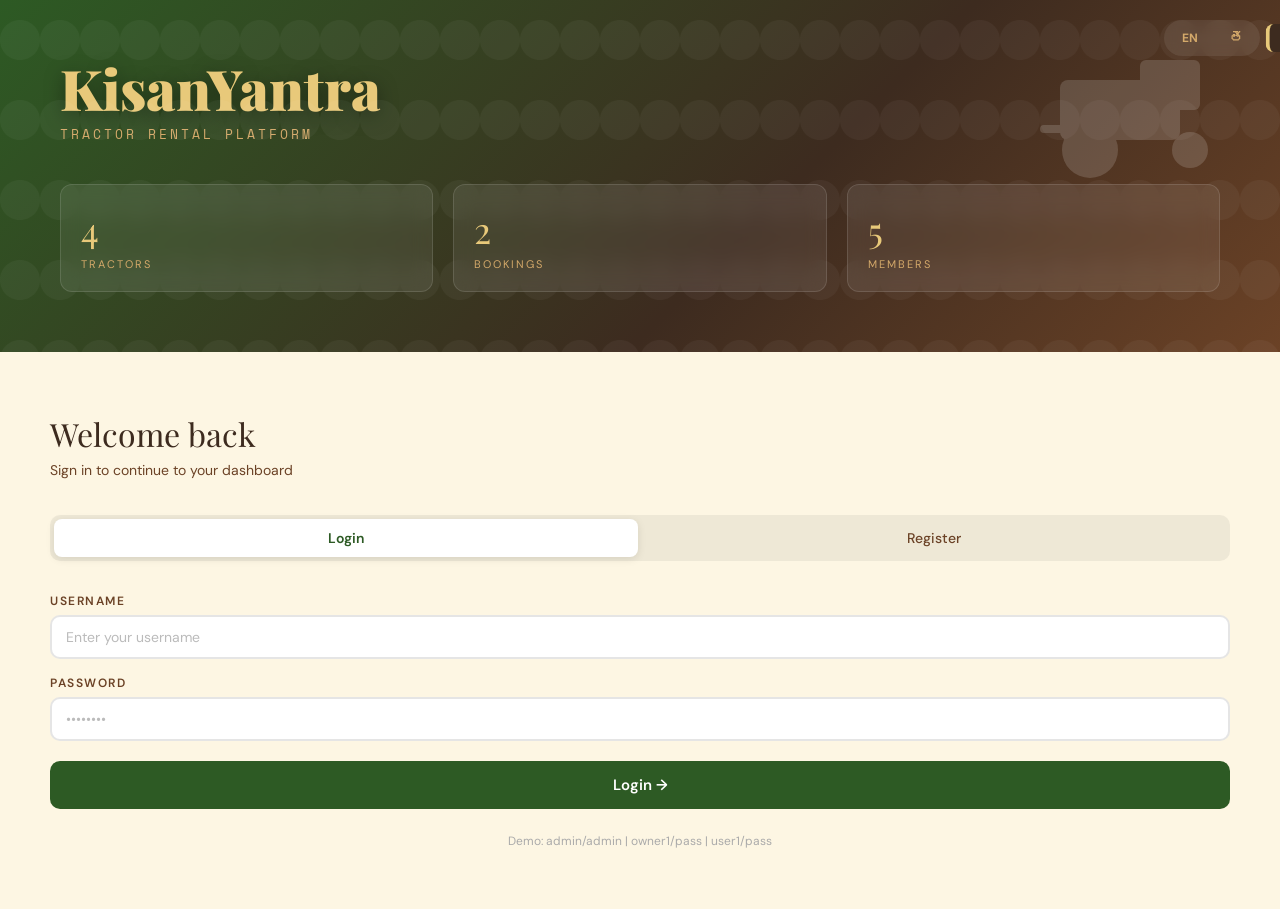
<file: KisanYantra/index.html>
<!DOCTYPE html>
<html lang="en">
<head>
<meta charset="UTF-8">
<meta name="viewport" content="width=device-width, initial-scale=1.0">
<title>KisanYantra — Tractor Rental Platform</title>
<link href="https://fonts.googleapis.com/css2?family=Playfair+Display:wght@700;900&family=DM+Sans:wght@300;400;500;600&family=Space+Mono:wght@400;700&display=swap" rel="stylesheet">
<link rel="stylesheet" href="css/style.css">
</head>
<body style="overflow-x:hidden;">

<div id="toast"></div>

<!-- ════════════════════════════════════════
     AUTH PAGE
════════════════════════════════════════ -->
<div id="page-auth" class="page active">
  <div class="lang-toggle-mini">
    <button id="auth-lang-en" onclick="setLanguage('en')">EN</button>
    <button id="auth-lang-te" onclick="setLanguage('te')">తె</button>
  </div>
  <div class="auth-hero">
    <svg class="auth-floating-tractor" viewBox="0 0 200 140" fill="none" xmlns="http://www.w3.org/2000/svg">
      <rect x="20" y="40" width="120" height="60" rx="8" fill="white"/>
      <rect x="100" y="20" width="60" height="50" rx="6" fill="white"/>
      <circle cx="50" cy="110" r="28" fill="white"/>
      <circle cx="150" cy="110" r="18" fill="white"/>
      <rect x="0" y="85" width="30" height="8" rx="4" fill="white"/>
    </svg>
    <div class="auth-logo">KisanYantra</div>
    <div class="auth-tagline" data-i18n="brand_tagline">Tractor Rental Platform</div>
    <div class="auth-stats">
      <div class="auth-stat">
        <div class="auth-stat-num" id="hero-tractors">0</div>
        <div class="auth-stat-label" data-i18n="stat_tractors">Tractors</div>
      </div>
      <div class="auth-stat">
        <div class="auth-stat-num" id="hero-bookings">0</div>
        <div class="auth-stat-label" data-i18n="stat_bookings">Bookings</div>
      </div>
      <div class="auth-stat">
        <div class="auth-stat-num" id="hero-users">0</div>
        <div class="auth-stat-label" data-i18n="stat_members">Members</div>
      </div>
    </div>
  </div>
  <div class="auth-panel">
    <div class="auth-panel-title" data-i18n="auth_welcome_back">Welcome back</div>
    <div class="auth-panel-sub" data-i18n="auth_signin_sub">Sign in to continue to your dashboard</div>
    <div class="auth-tabs">
      <button class="auth-tab active" onclick="switchAuthTab('login')" data-i18n="tab_login">Login</button>
      <button class="auth-tab" onclick="switchAuthTab('register')" data-i18n="tab_register">Register</button>
    </div>

    <!-- LOGIN FORM -->
    <form class="auth-form active" id="loginForm" onsubmit="handleLogin(event)">
      <div class="form-group">
        <label class="form-label" data-i18n="label_username">Username</label>
        <input type="text" class="form-control" id="loginUsername" placeholder="Enter your username" data-i18n-placeholder="ph_login_username" required>
      </div>
      <div class="form-group">
        <label class="form-label" data-i18n="label_password">Password</label>
        <input type="password" class="form-control" id="loginPassword" placeholder="••••••••" required>
      </div>
      <button type="submit" class="btn-primary-auth" data-i18n="btn_login">Login →</button>
      <div style="text-align:center;font-size:12px;color:#aaa;margin-top:8px;">
        <span data-i18n="demo_label">Demo</span>: admin/admin | owner1/pass | user1/pass
      </div>
    </form>

    <!-- REGISTER FORM -->
    <form class="auth-form" id="registerForm" onsubmit="handleRegister(event)">
      <div class="form-group">
        <label class="form-label" data-i18n="label_username">Username</label>
        <input type="text" class="form-control" id="regUsername" placeholder="Choose a username" data-i18n-placeholder="ph_reg_username" required>
      </div>
      <div class="form-group">
        <label class="form-label" data-i18n="label_password">Password</label>
        <input type="password" class="form-control" id="regPassword" placeholder="Create a password" data-i18n-placeholder="ph_reg_password" required>
      </div>
      <div class="form-group">
        <label class="form-label" data-i18n="label_iam">I am a...</label>
        <div class="role-select-grid">
          <div class="role-option selected" onclick="selectRole('USER',this)">
            <div class="role-icon">👤</div>
            <div class="role-name" data-i18n="role_user">User</div>
          </div>
          <div class="role-option" onclick="selectRole('OWNER',this)">
            <div class="role-icon">🚜</div>
            <div class="role-name" data-i18n="role_owner">Owner</div>
          </div>
          <div class="role-option" onclick="selectRole('ADMIN',this)">
            <div class="role-icon">⚙️</div>
            <div class="role-name" data-i18n="role_admin">Admin</div>
          </div>
        </div>
        <input type="hidden" id="regRole" value="USER">
      </div>
      <button type="submit" class="btn-primary-auth" data-i18n="btn_create_account">Create Account →</button>
    </form>
  </div>
</div>

<!-- ════════════════════════════════════════
     ADMIN DASHBOARD
════════════════════════════════════════ -->
<div id="page-admin" class="page">
  <nav class="topnav">
    <div class="nav-brand">Kisan<span>Yantra</span></div>
    <span class="live-indicator"><span class="live-dot" id="admin-live-dot"></span><span data-i18n="live_on">Live</span></span>
    <span class="nav-user-badge" id="admin-user-name">admin</span>
    <span class="nav-role-badge role-admin" data-i18n="role_badge_admin">⚙️ Admin</span>
    <button class="btn-settings" onclick="openSettings()">⚙️ <span data-i18n="nav_settings">Settings</span></button>
    <button class="btn-logout" onclick="logout()" data-i18n="nav_logout">Logout</button>
  </nav>
  <div class="dashboard-body">
    <div class="dashboard-header">
      <div class="dashboard-title" data-i18n="admin_title">Admin Dashboard</div>
      <div class="dashboard-subtitle" data-i18n="admin_subtitle">Full system control &amp; oversight</div>
    </div>
    <div class="dashboard-content">
      <div class="stats-grid stats-grid-4" style="margin-bottom:32px;">
        <div class="stat-card dark">
          <span class="stat-emoji">🚜</span>
          <div class="stat-num" id="a-total-tractors">0</div>
          <div class="stat-label" data-i18n="stat_total_tractors">Total Tractors</div>
        </div>
        <div class="stat-card green">
          <span class="stat-emoji">✅</span>
          <div class="stat-num" id="a-available">0</div>
          <div class="stat-label" data-i18n="stat_available">Available</div>
        </div>
        <div class="stat-card rust">
          <span class="stat-emoji">📋</span>
          <div class="stat-num" id="a-reserved">0</div>
          <div class="stat-label" data-i18n="stat_reserved">Reserved</div>
        </div>
        <div class="stat-card amber">
          <span class="stat-emoji">📦</span>
          <div class="stat-num" id="a-bookings">0</div>
          <div class="stat-label" data-i18n="stat_total_bookings">Total Bookings</div>
        </div>
      </div>

      <div style="display:grid;grid-template-columns:380px 1fr;gap:24px;margin-bottom:32px;">
        <!-- Add Tractor Form -->
        <div class="card">
          <div class="card-header">
            <span class="card-title" data-i18n="card_add_new_tractor">Add New Tractor</span>
            <span>🚜</span>
          </div>
          <div class="card-body">
            <div class="form-row form-row-2">
              <div class="input-group">
                <label class="input-label" data-i18n="label_reg_number">Reg. Number</label>
                <input type="text" id="a-regNum" placeholder="AP01AB1234">
              </div>
              <div class="input-group">
                <label class="input-label" data-i18n="label_tractor_type">Tractor Type</label>
                <input type="text" id="a-tractorType" placeholder="Mahindra 575">
              </div>
            </div>
            <div class="form-row form-row-2">
              <div class="input-group">
                <label class="input-label" data-i18n="label_location">Location</label>
                <input type="text" id="a-location" placeholder="Vijayawada">
              </div>
              <div class="input-group">
                <label class="input-label" data-i18n="label_rent_hour">Rent / Hour (₹)</label>
                <input type="number" id="a-rent" placeholder="500">
              </div>
            </div>
            <div class="input-group" style="margin-bottom:16px;">
              <label class="input-label" data-i18n="label_owner_username">Owner Username</label>
              <select id="a-owner">
                <option value="" data-i18n="select_owner_placeholder">Select Owner</option>
              </select>
            </div>
            <div class="input-group" style="margin-bottom:16px;">
              <label class="input-label" data-i18n="label_accessories">Accessories</label>
              <div class="accessories-grid" id="admin-acc-grid"></div>
            </div>
            <button class="btn btn-green" style="width:100%;padding:12px;" onclick="adminAddTractor()" data-i18n="btn_add_tractor">Add Tractor</button>
          </div>
        </div>

        <!-- Users Table -->
        <div class="card">
          <div class="card-header">
            <span class="card-title" data-i18n="card_registered_users">Registered Users</span>
            <span>👥</span>
          </div>
          <div class="card-body">
            <div class="table-wrap">
              <table>
                <thead><tr><th>#</th><th data-i18n="th_username">Username</th><th data-i18n="th_role">Role</th><th data-i18n="th_joined">Joined</th><th data-i18n="th_action">Action</th></tr></thead>
                <tbody id="a-users-table"></tbody>
              </table>
            </div>
          </div>
        </div>
      </div>

      <!-- Tractors Table -->
      <div class="card" style="margin-bottom:24px;">
        <div class="card-header">
          <span class="card-title" data-i18n="card_all_tractors">All Tractors</span>
          <div class="btn-group">
            <input type="text" id="a-search" placeholder="Search tractors..." data-i18n-placeholder="ph_search_tractors" style="width:220px;padding:8px 12px;font-size:13px;" oninput="renderAdminTractors()">
          </div>
        </div>
        <div class="card-body">
          <div class="table-wrap">
            <table>
              <thead><tr><th data-i18n="th_id">ID</th><th data-i18n="th_reg_no">Reg No.</th><th data-i18n="th_type">Type</th><th data-i18n="th_owner">Owner</th><th data-i18n="th_location">Location</th><th data-i18n="th_status">Status</th><th data-i18n="th_rent_hr">Rent/Hr</th><th data-i18n="th_accessories">Accessories</th><th data-i18n="th_actions">Actions</th></tr></thead>
              <tbody id="a-tractors-table"></tbody>
            </table>
          </div>
        </div>
      </div>

      <!-- All Bookings Table -->
      <div class="card" style="margin-bottom:24px;">
        <div class="card-header">
          <span class="card-title" data-i18n="card_all_bookings">All Bookings</span>
          <span>📋</span>
        </div>
        <div class="card-body">
          <div class="table-wrap">
            <table>
              <thead><tr><th data-i18n="th_id">ID</th><th data-i18n="th_tractor">Tractor</th><th data-i18n="th_customer">Customer</th><th data-i18n="th_date">Date</th><th data-i18n="th_slot">Slot</th><th data-i18n="th_hours">Hours</th><th data-i18n="th_amount">Amount</th><th data-i18n="th_payment">Payment</th><th data-i18n="th_status">Status</th><th data-i18n="th_actions">Actions</th></tr></thead>
              <tbody id="a-bookings-table"></tbody>
            </table>
          </div>
        </div>
      </div>

      <!-- Support Tickets -->
      <div class="card">
        <div class="card-header">
          <span class="card-title" data-i18n="card_support_tickets">Support Tickets</span>
          <span>🎫</span>
        </div>
        <div class="card-body">
          <div class="table-wrap">
            <table>
              <thead><tr><th data-i18n="th_ticket_id">Ticket</th><th data-i18n="th_customer">Customer</th><th data-i18n="th_category">Category</th><th data-i18n="th_issue">Issue</th><th data-i18n="th_status">Status</th><th data-i18n="th_actions">Actions</th></tr></thead>
              <tbody id="a-tickets-table"></tbody>
            </table>
          </div>
        </div>
      </div>
    </div>
  </div>
</div>

<!-- ════════════════════════════════════════
     OWNER DASHBOARD
════════════════════════════════════════ -->
<div id="page-owner" class="page">
  <nav class="topnav">
    <div class="nav-brand">Kisan<span>Yantra</span></div>
    <span class="live-indicator"><span class="live-dot" id="owner-live-dot"></span><span data-i18n="live_on">Live</span></span>
    <span class="nav-user-badge" id="owner-user-name">owner</span>
    <span class="nav-role-badge role-owner" data-i18n="role_badge_owner">🚜 Owner</span>
    <button class="btn-settings" onclick="openSettings()">⚙️ <span data-i18n="nav_settings">Settings</span></button>
    <button class="btn-logout" onclick="logout()" data-i18n="nav_logout">Logout</button>
  </nav>
  <div class="dashboard-body">
    <div class="dashboard-header">
      <div class="dashboard-title" id="owner-welcome">My Dashboard</div>
      <div class="dashboard-subtitle" data-i18n="owner_subtitle">Manage your tractors and track earnings</div>
    </div>
    <div class="dashboard-content">
      <div class="stats-grid stats-grid-3" style="margin-bottom:28px;">
        <div class="stat-card orange">
          <span class="stat-emoji">📋</span>
          <div class="stat-num" id="o-total-bookings">0</div>
          <div class="stat-label" data-i18n="stat_total_bookings">Total Bookings</div>
        </div>
        <div class="stat-card green">
          <span class="stat-emoji">💰</span>
          <div class="stat-num" id="o-revenue">₹0</div>
          <div class="stat-label" data-i18n="stat_total_revenue">Total Revenue</div>
        </div>
        <div class="stat-card dark">
          <span class="stat-emoji">🚜</span>
          <div class="stat-num" id="o-my-tractors">0</div>
          <div class="stat-label" data-i18n="stat_my_tractors">My Tractors</div>
        </div>
      </div>

      <div class="tab-nav">
        <button class="tab-btn active" onclick="switchOwnerTab('bookings',this)">📋 <span data-i18n="tab_bookings">Bookings</span></button>
        <button class="tab-btn" onclick="switchOwnerTab('my-tractors',this)">🚜 <span data-i18n="tab_my_tractors">My Tractors</span></button>
        <button class="tab-btn" onclick="switchOwnerTab('add-tractor',this)">➕ <span data-i18n="tab_add_tractor">Add Tractor</span></button>
      </div>

      <!-- Bookings Tab -->
      <div class="tab-panel active" id="owner-tab-bookings">
        <div class="card">
          <div class="card-header">
            <span class="card-title" data-i18n="card_booking_requests">Booking Requests</span>
            <span>📋</span>
          </div>
          <div class="card-body">
            <div class="table-wrap">
              <table>
                <thead><tr><th data-i18n="th_tractor">Tractor</th><th data-i18n="th_customer">Customer</th><th data-i18n="th_date">Date</th><th data-i18n="th_slot">Slot</th><th data-i18n="th_hours">Hours</th><th data-i18n="th_amount">Amount</th><th data-i18n="th_payment">Payment</th><th data-i18n="th_status">Status</th><th data-i18n="th_action">Action</th></tr></thead>
                <tbody id="o-bookings-table"></tbody>
              </table>
            </div>
          </div>
        </div>
      </div>

      <!-- My Tractors Tab -->
      <div class="tab-panel" id="owner-tab-my-tractors">
        <div class="card">
          <div class="card-header">
            <span class="card-title" data-i18n="tab_my_tractors">My Tractors</span>
          </div>
          <div class="card-body">
            <div class="table-wrap">
              <table>
                <thead><tr><th data-i18n="th_reg_no">Reg No.</th><th data-i18n="th_type">Type</th><th data-i18n="th_location">Location</th><th data-i18n="th_rent_hr">Rent/Hr</th><th data-i18n="th_status">Status</th><th data-i18n="th_accessories">Accessories</th><th data-i18n="th_actions">Actions</th></tr></thead>
                <tbody id="o-tractors-table"></tbody>
              </table>
            </div>
          </div>
        </div>
      </div>

      <!-- Add Tractor Tab -->
      <div class="tab-panel" id="owner-tab-add-tractor">
        <div class="card" style="max-width:600px;">
          <div class="card-header">
            <span class="card-title" data-i18n="card_add_new_tractor">Add New Tractor</span>
          </div>
          <div class="card-body">
            <div class="form-row form-row-2">
              <div class="input-group">
                <label class="input-label" data-i18n="label_reg_number">Reg. Number</label>
                <input type="text" id="o-regNum" placeholder="AP01AB1234">
              </div>
              <div class="input-group">
                <label class="input-label" data-i18n="label_tractor_type">Tractor Type</label>
                <input type="text" id="o-tractorType" placeholder="Mahindra 575">
              </div>
            </div>
            <div class="form-row form-row-2">
              <div class="input-group">
                <label class="input-label" data-i18n="label_location">Location</label>
                <input type="text" id="o-location" placeholder="City / Village">
              </div>
              <div class="input-group">
                <label class="input-label" data-i18n="label_rent_hour">Rent / Hour (₹)</label>
                <input type="number" id="o-rent" placeholder="500">
              </div>
            </div>
            <div class="input-group" style="margin-bottom:20px;">
              <label class="input-label" data-i18n="label_accessories_avail">Accessories Available</label>
              <div class="accessories-grid" id="owner-acc-grid"></div>
            </div>
            <button class="btn btn-green" style="width:100%;padding:12px;" onclick="ownerAddTractor()" data-i18n="btn_add_my_tractor">Add My Tractor</button>
          </div>
        </div>
      </div>
    </div>
  </div>
</div>

<!-- ════════════════════════════════════════
     USER DASHBOARD
════════════════════════════════════════ -->
<div id="page-user" class="page">
  <nav class="topnav">
    <div class="nav-brand">Kisan<span>Yantra</span></div>
    <span class="nav-user-badge" id="user-user-name">user</span>
    <span class="nav-role-badge role-user">👤 Farmer</span>
    <span class="live-indicator"><span class="live-dot" id="user-live-dot"></span><span data-i18n="live_on">Live</span></span>
    <button class="btn-settings" onclick="openSettings()">⚙️ <span data-i18n="nav_settings">Settings</span></button>
    <button class="btn-logout" onclick="logout()" data-i18n="nav_logout">Logout</button>
  </nav>
  <div class="dashboard-body">
    <div class="dashboard-header">
      <div class="dashboard-title" data-i18n="user_title">Find a Tractor</div>
      <div class="dashboard-subtitle" data-i18n="user_subtitle">Browse available tractors and book your slot instantly</div>
    </div>
    <div class="dashboard-content">
      <div class="stats-grid stats-grid-3" style="margin-bottom:32px;">
        <div class="stat-card green">
          <span class="stat-emoji">🚜</span>
          <div class="stat-num" id="u-available">0</div>
          <div class="stat-label" data-i18n="stat_available_now">Available Now</div>
        </div>
        <div class="stat-card amber">
          <span class="stat-emoji">📋</span>
          <div class="stat-num" id="u-my-bookings">0</div>
          <div class="stat-label" data-i18n="stat_my_bookings">My Bookings</div>
        </div>
        <div class="stat-card dark">
          <span class="stat-emoji">💸</span>
          <div class="stat-num" id="u-spent">₹0</div>
          <div class="stat-label" data-i18n="stat_total_spent">Total Spent</div>
        </div>
      </div>

      <div class="tab-nav">
        <button class="tab-btn active" onclick="switchUserTab('browse',this)">🚜 <span data-i18n="tab_browse">Browse Tractors</span></button>
        <button class="tab-btn" onclick="switchUserTab('history',this)">📋 <span data-i18n="tab_history">My Bookings</span></button>
      </div>

      <!-- Browse Tab -->
      <div class="tab-panel active" id="user-tab-browse">
        <div class="search-bar">
          <div class="search-input-wrap">
            <span class="search-icon">🔍</span>
            <input type="text" id="u-search" placeholder="Search by type or registration..." data-i18n-placeholder="ph_search_type_reg" oninput="renderUserTractors()">
          </div>
          <div class="search-input-wrap" style="max-width:220px;">
            <span class="search-icon">📍</span>
            <input type="text" id="u-location-search" placeholder="Filter by location..." data-i18n-placeholder="ph_filter_location" oninput="renderUserTractors()">
          </div>
          <select id="u-acc-filter" onchange="renderUserTractors()" style="width:180px;flex-shrink:0;">
            <option value="" data-i18n="all_accessories">All Accessories</option>
          </select>
        </div>
        <div class="tractor-grid" id="u-tractor-grid"></div>
      </div>

      <!-- History Tab -->
      <div class="tab-panel" id="user-tab-history">
        <div class="card">
          <div class="card-header">
            <span class="card-title" data-i18n="card_my_booking_history">My Booking History</span>
          </div>
          <div class="card-body">
            <div class="table-wrap">
              <table>
                <thead><tr><th data-i18n="th_tractor">Tractor</th><th data-i18n="th_date">Date</th><th data-i18n="th_slot">Slot</th><th data-i18n="th_hours">Hours</th><th data-i18n="th_accessories">Accessories</th><th data-i18n="th_amount">Amount</th><th data-i18n="th_payment">Payment</th><th data-i18n="th_status">Status</th><th data-i18n="th_action">Action</th></tr></thead>
                <tbody id="u-history-table"></tbody>
              </table>
            </div>
          </div>
        </div>
      </div>
    </div>
  </div>
</div>

<!-- ════════════════════════════════════════
     BOOKING MODAL
════════════════════════════════════════ -->
<div class="modal-overlay" id="bookingModalOverlay">
  <div class="modal">
    <div class="modal-title" data-i18n="modal_book_tractor">🚜 Book Tractor</div>
    <input type="hidden" id="bk-tractorId">
    <input type="hidden" id="bk-rentPerHour">

    <div class="form-row form-row-2" style="margin-bottom:16px;">
      <div class="input-group">
        <label class="input-label" data-i18n="label_tractor">Tractor</label>
        <input type="text" id="bk-tractorDisplay" readonly>
      </div>
      <div class="input-group">
        <label class="input-label" data-i18n="label_booking_date">Booking Date</label>
        <input type="date" id="bk-date">
      </div>
    </div>

    <div class="input-group" style="margin-bottom:16px;">
      <label class="input-label" data-i18n="label_select_slot">Select Time Slot</label>
      <div class="slots-visual">
        <label class="slot-chip selected" onclick="selectSlot(this,'Morning (5AM - 9AM)')">
          <input type="radio" name="slot" value="Morning (5AM - 9AM)" checked>
          <div class="slot-name"><span data-i18n="slot_morning_name">🌅 Morning</span></div>
          <div class="slot-time">5AM – 9AM</div>
        </label>
        <label class="slot-chip" onclick="selectSlot(this,'Afternoon (1PM - 4PM)')">
          <input type="radio" name="slot" value="Afternoon (1PM - 4PM)">
          <div class="slot-name"><span data-i18n="slot_afternoon_name">☀️ Afternoon</span></div>
          <div class="slot-time">1PM – 4PM</div>
        </label>
        <label class="slot-chip" onclick="selectSlot(this,'Evening (6PM - 10PM)')">
          <input type="radio" name="slot" value="Evening (6PM - 10PM)">
          <div class="slot-name"><span data-i18n="slot_evening_name">🌙 Evening</span></div>
          <div class="slot-time">6PM – 10PM</div>
        </label>
      </div>
    </div>

    <div class="form-row form-row-2" style="margin-bottom:16px;">
      <div class="input-group">
        <label class="input-label" data-i18n="label_num_hours">Number of Hours</label>
        <input type="number" id="bk-hours" min="1" max="12" value="2" oninput="calcBookingTotal()">
      </div>
      <div class="input-group">
        <label class="input-label" data-i18n="label_payment_method">Payment Method</label>
        <select id="bk-payment">
          <option value="UPI">UPI</option>
          <option value="Cash">Cash</option>
          <option value="Card">Card</option>
        </select>
      </div>
    </div>

    <div class="input-group" style="margin-bottom:16px;">
      <label class="input-label" data-i18n="label_select_accessories">Select Accessories</label>
      <div class="accessories-grid" id="bk-acc-grid"></div>
    </div>

    <div class="total-box">
      <div>
        <div class="total-box-label" data-i18n="label_total_amount">Total Amount</div>
        <div style="font-size:11px;opacity:0.7;margin-top:2px;" id="bk-calc-hint">2 hrs × ₹0/hr</div>
      </div>
      <div class="total-box-amount" id="bk-total">₹0</div>
    </div>

    <div class="modal-footer">
      <button class="btn btn-outline" onclick="closeModal('bookingModalOverlay')" data-i18n="btn_cancel">Cancel</button>
      <button class="btn btn-green" onclick="confirmBooking()" style="padding:12px 28px;" data-i18n="btn_confirm_booking">Confirm Booking ✓</button>
    </div>
  </div>
</div>

<!-- ════════════════════════════════════════
     EDIT TRACTOR MODAL
════════════════════════════════════════ -->
<div class="modal-overlay" id="editTractorModalOverlay">
  <div class="modal">
    <div class="modal-title" data-i18n="modal_edit_tractor">✏️ Edit Tractor</div>
    <input type="hidden" id="et-id">
    <div class="form-row form-row-2" style="margin-bottom:16px;">
      <div class="input-group">
        <label class="input-label" data-i18n="label_reg_number">Reg. Number</label>
        <input type="text" id="et-regNum">
      </div>
      <div class="input-group">
        <label class="input-label" data-i18n="th_type">Type</label>
        <input type="text" id="et-type">
      </div>
    </div>
    <div class="form-row form-row-2" style="margin-bottom:16px;">
      <div class="input-group">
        <label class="input-label" data-i18n="label_location">Location</label>
        <input type="text" id="et-location">
      </div>
      <div class="input-group">
        <label class="input-label" data-i18n="label_rent_hr_short">Rent / Hr (₹)</label>
        <input type="number" id="et-rent">
      </div>
    </div>
    <div class="input-group" style="margin-bottom:20px;">
      <label class="input-label" data-i18n="label_accessories">Accessories</label>
      <div class="accessories-grid" id="et-acc-grid"></div>
    </div>
    <div class="modal-footer">
      <button class="btn btn-outline" onclick="closeModal('editTractorModalOverlay')" data-i18n="btn_cancel">Cancel</button>
      <button class="btn btn-amber" onclick="saveTractorEdit()" style="padding:12px 28px;" data-i18n="btn_save_changes">Save Changes</button>
    </div>
  </div>
</div>

<!-- ════════════════════════════════════════
     SETTINGS MODAL (Language + Help & Support)
════════════════════════════════════════ -->
<div class="modal-overlay" id="settingsModalOverlay">
  <div class="modal">
    <div class="modal-title" data-i18n="settings_title">⚙️ Settings</div>

    <div class="settings-tabs">
      <button class="settings-tab-btn active" id="settings-tab-btn-language" onclick="switchSettingsTab('language')" data-i18n="settings_tab_language">🌐 Language</button>
      <button class="settings-tab-btn" id="settings-tab-btn-help" onclick="switchSettingsTab('help')" data-i18n="settings_tab_help">🆘 Help &amp; Support</button>
    </div>

    <!-- LANGUAGE PANEL -->
    <div class="settings-panel active" id="settings-panel-language">
      <div class="help-intro" data-i18n="lang_choose">Choose your app language</div>
      <div class="lang-option-grid">
        <div class="lang-option-card" id="lang-card-en" onclick="setLanguage('en')">
          <div class="lang-option-flag">🇬🇧</div>
          <div class="lang-option-name">English</div>
          <div class="lang-option-sub">EN</div>
        </div>
        <div class="lang-option-card" id="lang-card-te" onclick="setLanguage('te')">
          <div class="lang-option-flag">🇮🇳</div>
          <div class="lang-option-name">తెలుగు</div>
          <div class="lang-option-sub">TE</div>
        </div>
      </div>
    </div>

    <!-- HELP & SUPPORT PANEL -->
    <div class="settings-panel" id="settings-panel-help">
      <div id="help-content"><!-- rendered dynamically by renderHelpHome() --></div>
    </div>

    <div class="modal-footer">
      <button class="btn btn-outline" onclick="closeModal('settingsModalOverlay')" data-i18n="btn_close">Close</button>
    </div>
  </div>
</div>

<script>
window.history.scrollRestoration = "manual";
window.scrollTo(0,0);
</script>

<script src="js/i18n.js"></script>
<script src="js/gemini-service.js"></script>
<script src="js/help-assistant.js"></script>
<script src="js/app.js"></script>
</body>
</html>
</body>
</html>
</file>
<file: KisanYantra/css/style.css>
:root {
  --soil: #3d2b1f;
  --mud: #6b4226;
  --wheat: #e8c97a;
  --wheat-light: #f5e4a8;
  --leaf: #4a7c3f;
  --leaf-dark: #2d5a24;
  --sky: #c8e6f0;
  --rust: #c0392b;
  --cream: #fdf6e3;
  --dusk: #1a1208;
  --sand: #d4a96a;
  --grass: #6aab4a;
  --accent: #e67e22;
}
* { margin:0; padding:0; box-sizing:border-box; }
body {
  font-family: 'DM Sans', sans-serif;
  background: var(--cream);
  color: var(--soil);
  min-height: 100vh;
  overflow-x: hidden;
}

/* ═══ PAGE ROUTING ═══ */
.page {
    display: none !important;
}

.page.active {
    display: block !important;
}

/* ═══ SCROLLBAR ═══ */
::-webkit-scrollbar { width: 6px; }
::-webkit-scrollbar-track { background: var(--wheat-light); }
::-webkit-scrollbar-thumb { background: var(--mud); border-radius: 3px; }

/* ═══ TOAST ═══ */
#toast {
  position: fixed; top: 24px; right: 24px; z-index: 9999;
  background: var(--soil); color: var(--wheat);
  padding: 14px 22px; border-radius: 8px;
  font-family: 'Space Mono', monospace; font-size: 13px;
  border-left: 4px solid var(--wheat);
  transform: translateX(120%); transition: transform 0.4s cubic-bezier(.68,-.55,.27,1.55);
  max-width: 320px;
}
#toast.show { transform: translateX(0); }
#toast.success { border-left-color: var(--grass); }
#toast.error { border-left-color: var(--rust); }

/* ═══════════════════════════════
   LOGIN / REGISTER PAGE
═══════════════════════════════ */
#page-auth {
  min-height: 100vh;
  display: grid;
  grid-template-columns: 1fr 480px;
  background: var(--dusk);
}
.auth-hero {
  position: relative;
  overflow: hidden;
  background: linear-gradient(135deg, var(--leaf-dark) 0%, var(--soil) 60%, var(--mud) 100%);
  display: flex; flex-direction: column;
  justify-content: flex-end; padding: 60px;
}
.auth-hero::before {
  content: '';
  position: absolute; inset: 0;
  background: url("data:image/svg+xml,%3Csvg width='80' height='80' viewBox='0 0 80 80' xmlns='http://www.w3.org/2000/svg'%3E%3Cg fill='none' fill-rule='evenodd'%3E%3Cg fill='%23ffffff' fill-opacity='0.04'%3E%3Cpath d='M40 40c0-11 9-20 20-20s20 9 20 20-9 20-20 20-20-9-20-20zm-40 0c0-11 9-20 20-20s20 9 20 20-9 20-20 20-20-9-20-20z'/%3E%3C/g%3E%3C/g%3E%3C/svg%3E");
}
.auth-logo {
  font-family: 'Playfair Display', serif;
  font-size: 56px; font-weight: 900;
  color: var(--wheat); line-height: 1;
  margin-bottom: 8px;
  text-shadow: 0 4px 20px rgba(0,0,0,0.4);
}
.auth-tagline {
  font-family: 'Space Mono', monospace;
  color: var(--sand); font-size: 13px;
  letter-spacing: 3px; text-transform: uppercase;
  margin-bottom: 40px;
}
.auth-stats {
  display: grid; grid-template-columns: repeat(3,1fr); gap: 20px;
}
.auth-stat {
  background: rgba(255,255,255,0.07);
  border: 1px solid rgba(255,255,255,0.12);
  border-radius: 12px; padding: 20px;
  backdrop-filter: blur(10px);
}
.auth-stat-num {
  font-family: 'Playfair Display', serif;
  font-size: 36px; color: var(--wheat);
}
.auth-stat-label {
  font-size: 11px; color: var(--sand);
  text-transform: uppercase; letter-spacing: 2px;
  margin-top: 4px;
}
.auth-floating-tractor {
  position: absolute; top: 40px; right: 40px;
  width: 200px; opacity: 0.15;
  animation: float 6s ease-in-out infinite;
}
@keyframes float {
  0%,100% { transform: translateY(0) rotate(-5deg); }
  50% { transform: translateY(-20px) rotate(5deg); }
}
.auth-panel {
  background: var(--cream);
  display: flex; flex-direction: column;
  justify-content: center; padding: 60px 50px;
  position: relative;
}
.auth-panel-title {
  font-family: 'Playfair Display', serif;
  font-size: 32px; color: var(--soil);
  margin-bottom: 6px;
}
.auth-panel-sub {
  color: var(--mud); font-size: 14px; margin-bottom: 36px;
}
.auth-tabs {
  display: flex; gap: 4px;
  background: rgba(0,0,0,0.06); border-radius: 10px;
  padding: 4px; margin-bottom: 32px;
}
.auth-tab {
  flex: 1; padding: 10px;
  border: none; background: transparent;
  border-radius: 8px; cursor: pointer;
  font-family: 'DM Sans', sans-serif;
  font-size: 14px; font-weight: 500;
  color: var(--mud); transition: all 0.2s;
} 
.auth-tab.active { 
  background: white; color: var(--leaf-dark);
  box-shadow: 0 2px 8px rgba(0,0,0,0.1);
  font-weight: 600;
}
.auth-form { display: none; flex-direction: column; gap: 16px; }
.auth-form.active { display: flex; }
.form-group { display: flex; flex-direction: column; gap: 6px; }
.form-label {
  font-size: 12px; font-weight: 600;
  text-transform: uppercase; letter-spacing: 1.5px;
  color: var(--mud);
}
.form-control {
  padding: 12px 16px;
  border: 2px solid rgba(0,0,0,0.1);
  border-radius: 10px;
  font-family: 'DM Sans', sans-serif;
  font-size: 15px; color: var(--soil);
  background: white; transition: all 0.2s;
  outline: none;
}
.form-control:focus {
  border-color: var(--leaf);
  box-shadow: 0 0 0 4px rgba(74,124,63,0.12);
}
.form-control::placeholder { color: #bbb; }
select.form-control { cursor: pointer; }
.role-select-grid {
  display: grid; grid-template-columns: repeat(3,1fr); gap: 8px;
}
.role-option {
  border: 2px solid rgba(0,0,0,0.1);
  border-radius: 10px; padding: 12px 8px;
  text-align: center; cursor: pointer;
  transition: all 0.2s; background: white;
}
.role-option:hover { border-color: var(--leaf); }
.role-option.selected {
  border-color: var(--leaf); background: rgba(74,124,63,0.08);
}
.role-icon { font-size: 24px; margin-bottom: 4px; }
.role-name { font-size: 12px; font-weight: 600; color: var(--soil); }
.btn-primary-auth {
  padding: 14px; background: var(--leaf-dark);
  border: none; border-radius: 10px;
  color: white; font-family: 'DM Sans', sans-serif;
  font-size: 15px; font-weight: 600;
  cursor: pointer; transition: all 0.2s;
  margin-top: 4px;
}
.btn-primary-auth:hover {
  background: var(--leaf); transform: translateY(-1px);
  box-shadow: 0 6px 20px rgba(74,124,63,0.35);
}

/* ═══════════════════════════════
   SHARED NAV
═══════════════════════════════ */
.topnav {
  position: sticky; top: 0; z-index: 100;
  display: flex; align-items: center;
  padding: 0 32px; height: 64px;
  background: var(--dusk);
  border-bottom: 2px solid var(--mud);
  gap: 20px;
}
.nav-brand {
  font-family: 'Playfair Display', serif;
  font-size: 22px; color: var(--wheat); font-weight: 900;
  margin-right: auto;
}
.nav-brand span { color: var(--grass); }
.nav-user-badge {
  background: rgba(255,255,255,0.1); border-radius: 20px;
  padding: 6px 16px;
  font-size: 13px; color: var(--wheat-light);
  font-family: 'Space Mono', monospace;
}
.nav-role-badge {
  padding: 5px 12px; border-radius: 20px;
  font-size: 11px; font-weight: 700;
  text-transform: uppercase; letter-spacing: 1px;
}
.role-admin { background: #8b0000; color: var(--wheat); }
.role-owner { background: var(--accent); color: white; }
.role-user { background: var(--leaf); color: white; }
.btn-logout {
  padding: 8px 18px;
  background: transparent; border: 1.5px solid rgba(255,255,255,0.25);
  color: #ccc; border-radius: 8px; cursor: pointer;
  font-size: 13px; font-family: 'DM Sans', sans-serif;
  transition: all 0.2s;
}
.btn-logout:hover { background: var(--rust); border-color: var(--rust); color: white; }

/* ═══════════════════════════════
   SHARED DASHBOARD LAYOUT
═══════════════════════════════ */
.dashboard-body { min-height: calc(100vh - 64px); }
.dashboard-header {
  padding: 36px 40px 24px;
  background: linear-gradient(135deg, var(--soil) 0%, var(--mud) 100%);
  color: var(--wheat);
}
.dashboard-title {
  font-family: 'Playfair Display', serif;
  font-size: 36px; font-weight: 900;
}
.dashboard-subtitle { color: var(--sand); font-size: 14px; margin-top: 4px; }
.dashboard-content { padding: 32px 40px; }

/* ═══ STAT CARDS ═══ */
.stats-grid {
  display: grid; gap: 20px; margin-bottom: 32px;
}
.stats-grid-4 { grid-template-columns: repeat(4, 1fr); }
.stats-grid-3 { grid-template-columns: repeat(3, 1fr); }
.stats-grid-2 { grid-template-columns: repeat(2, 1fr); }
.stat-card {
  border-radius: 16px; padding: 24px 28px;
  position: relative; overflow: hidden;
  border: 2px solid transparent;
  transition: transform 0.2s, box-shadow 0.2s;
}
.stat-card:hover { transform: translateY(-3px); box-shadow: 0 12px 32px rgba(0,0,0,0.12); }
.stat-card::before {
  content: '';
  position: absolute; top: -20px; right: -20px;
  width: 100px; height: 100px; border-radius: 50%;
  background: rgba(255,255,255,0.08);
}
.stat-card.green { background: linear-gradient(135deg, var(--leaf-dark), var(--leaf)); color: white; }
.stat-card.amber { background: linear-gradient(135deg, #b8860b, var(--wheat)); color: var(--dusk); }
.stat-card.rust { background: linear-gradient(135deg, #922b21, var(--rust)); color: white; }
.stat-card.dark { background: linear-gradient(135deg, var(--dusk), var(--soil)); color: var(--wheat); }
.stat-card.blue { background: linear-gradient(135deg, #1a5276, #2980b9); color: white; }
.stat-card.orange { background: linear-gradient(135deg, #a04000, var(--accent)); color: white; }
.stat-emoji { font-size: 28px; margin-bottom: 8px; display: block; }
.stat-num {
  font-family: 'Playfair Display', serif;
  font-size: 44px; font-weight: 900; line-height: 1;
}
.stat-label {
  font-size: 13px; opacity: 0.85; margin-top: 4px;
  font-weight: 500; text-transform: uppercase; letter-spacing: 1px;
}

/* ═══ CARDS ═══ */
.card {
  background: white; border-radius: 16px;
  border: 2px solid rgba(0,0,0,0.06);
  overflow: hidden;
  box-shadow: 0 2px 12px rgba(0,0,0,0.06);
}
.card-header {
  padding: 18px 24px;
  background: var(--soil); color: var(--wheat);
  display: flex; align-items: center; justify-content: space-between;
}
.card-title {
  font-family: 'Playfair Display', serif;
  font-size: 20px;
}
.card-body { padding: 24px; }

/* ═══ TABLES ═══ */
.table-wrap { overflow-x: auto; }
table {
  width: 100%; border-collapse: collapse;
  font-size: 14px;
}
thead th {
  background: var(--dusk); color: var(--wheat);
  padding: 12px 16px; text-align: left;
  font-family: 'Space Mono', monospace;
  font-size: 11px; letter-spacing: 1px;
  text-transform: uppercase; white-space: nowrap;
}
thead th:first-child { border-radius: 8px 0 0 0; }
thead th:last-child { border-radius: 0 8px 0 0; }
tbody tr { border-bottom: 1px solid rgba(0,0,0,0.06); transition: background 0.15s; }
tbody tr:hover { background: rgba(74,124,63,0.04); }
tbody td {
  padding: 14px 16px; vertical-align: middle;
  color: var(--soil);
}
.empty-state {
  text-align: center; padding: 48px 24px;
  color: #aaa; font-size: 14px;
}
.empty-icon { font-size: 48px; margin-bottom: 12px; display: block; }

/* ═══ BADGES ═══ */
.badge {
  display: inline-block; padding: 4px 10px;
  border-radius: 20px; font-size: 11px; font-weight: 700;
  text-transform: uppercase; letter-spacing: 0.5px;
  font-family: 'Space Mono', monospace;
}
.badge-available { background: rgba(74,124,63,0.15); color: var(--leaf-dark); }
.badge-reserved { background: rgba(192,57,43,0.12); color: var(--rust); }
.badge-upcoming { background: rgba(230,126,34,0.15); color: #c0392b; }
.badge-completed { background: rgba(74,124,63,0.15); color: var(--leaf-dark); }
.badge-cancelled { background: rgba(0,0,0,0.08); color: #666; }

/* ═══ BUTTONS ═══ */
.btn {
  padding: 8px 16px; border-radius: 8px; border: none;
  cursor: pointer; font-family: 'DM Sans', sans-serif;
  font-size: 13px; font-weight: 600;
  transition: all 0.15s; white-space: nowrap;
}
.btn-sm { padding: 6px 12px; font-size: 12px; }
.btn-green { background: var(--leaf); color: white; }
.btn-green:hover { background: var(--leaf-dark); transform: translateY(-1px); }
.btn-amber { background: var(--wheat); color: var(--dusk); }
.btn-amber:hover { background: var(--sand); }
.btn-red { background: var(--rust); color: white; }
.btn-red:hover { background: #922b21; }
.btn-dark { background: var(--soil); color: var(--wheat); }
.btn-dark:hover { background: var(--dusk); }
.btn-outline {
  background: transparent; border: 2px solid currentColor;
  color: var(--soil);
}
.btn:disabled { opacity: 0.45; cursor: not-allowed; transform: none !important; }
.btn-group { display: flex; gap: 6px; flex-wrap: wrap; }

/* ═══ FORMS ═══ */
.form-row { display: grid; gap: 16px; margin-bottom: 16px; }
.form-row-2 { grid-template-columns: 1fr 1fr; }
.form-row-3 { grid-template-columns: 1fr 1fr 1fr; }
.input-group { display: flex; flex-direction: column; gap: 6px; }
.input-label {
  font-size: 12px; font-weight: 600;
  text-transform: uppercase; letter-spacing: 1.5px;
  color: var(--mud);
}
input[type=text], input[type=number], input[type=date],
input[type=email], input[type=password], select, textarea {
  padding: 11px 14px;
  border: 2px solid rgba(0,0,0,0.1);
  border-radius: 10px;
  font-family: 'DM Sans', sans-serif;
  font-size: 14px; color: var(--soil);
  background: white; width: 100%;
  transition: all 0.2s; outline: none;
  appearance: none;
}
input:focus, select:focus, textarea:focus {
  border-color: var(--leaf);
  box-shadow: 0 0 0 3px rgba(74,124,63,0.12);
}
input[readonly] { background: rgba(0,0,0,0.04); cursor: default; }

/* ═══ MODAL ═══ */
.modal-overlay {
  position: fixed; inset: 0; z-index: 1000;
  background: rgba(26,18,8,0.7); backdrop-filter: blur(4px);
  display: flex; align-items: center; justify-content: center;
  opacity: 0; pointer-events: none; transition: opacity 0.25s;
}
.modal-overlay.open { opacity: 1; pointer-events: all; }
.modal {
  background: var(--cream); border-radius: 20px;
  padding: 36px; width: 520px; max-width: 95vw;
  max-height: 90vh; overflow-y: auto;
  transform: scale(0.92); transition: transform 0.25s;
  border: 2px solid var(--wheat-light);
  box-shadow: 0 30px 80px rgba(0,0,0,0.35);
}
.modal-overlay.open .modal { transform: scale(1); }
.modal-title {
  font-family: 'Playfair Display', serif;
  font-size: 24px; margin-bottom: 24px;
  color: var(--soil);
  border-bottom: 2px solid var(--wheat-light);
  padding-bottom: 16px;
}
.modal-footer {
  display: flex; gap: 10px; justify-content: flex-end;
  margin-top: 24px; padding-top: 20px;
  border-top: 2px solid var(--wheat-light);
}

/* ═══ ACCESSORIES ═══ */
.accessories-grid {
  display: grid; grid-template-columns: repeat(3,1fr); gap: 12px;
  margin-top: 8px;
}
.accessory-chip {
  display: flex; align-items: center; gap: 8px;
  padding: 10px 12px; border-radius: 10px;
  border: 2px solid rgba(0,0,0,0.1);
  cursor: pointer; transition: all 0.15s;
  font-size: 13px; background: white;
}
.accessory-chip:hover { border-color: var(--leaf); }
.accessory-chip.selected {
  background: rgba(74,124,63,0.1);
  border-color: var(--leaf); color: var(--leaf-dark);
  font-weight: 600;
}
.accessory-chip input { display: none; }

/* ═══ TRACTOR CARDS (User view) ═══ */
.tractor-grid {
  display: grid;
  grid-template-columns: repeat(auto-fill, minmax(320px, 1fr));
  gap: 20px;
}
.tractor-card {
  background: white; border-radius: 16px;
  border: 2px solid rgba(0,0,0,0.08);
  overflow: hidden; transition: all 0.2s;
  box-shadow: 0 2px 12px rgba(0,0,0,0.06);
}
.tractor-card:hover {
  transform: translateY(-4px);
  box-shadow: 0 16px 40px rgba(0,0,0,0.14);
  border-color: var(--leaf);
}
.tractor-card-header {
  background: linear-gradient(135deg, var(--soil), var(--mud));
  padding: 20px 20px 16px;
  color: var(--wheat);
  position: relative;
}
.tractor-card-reg {
  font-family: 'Space Mono', monospace;
  font-size: 13px; color: var(--sand);
  margin-bottom: 4px;
}
.tractor-card-type {
  font-family: 'Playfair Display', serif;
  font-size: 22px; font-weight: 700;
}
.tractor-card-status {
  position: absolute; top: 16px; right: 16px;
}
.tractor-card-body { padding: 18px 20px; }
.tractor-info-row {
  display: flex; align-items: center; gap: 8px;
  padding: 8px 0; border-bottom: 1px solid rgba(0,0,0,0.06);
  font-size: 14px;
}
.tractor-info-row:last-child { border-bottom: none; }
.tractor-info-icon { width: 20px; text-align: center; }
.tractor-info-label { color: #888; font-size: 12px; width: 80px; flex-shrink: 0; }
.tractor-info-value { color: var(--soil); font-weight: 500; }
.tractor-accessories {
  display: flex; flex-wrap: wrap; gap: 6px; margin-top: 12px;
}
.acc-tag {
  background: rgba(74,124,63,0.1); color: var(--leaf-dark);
  padding: 3px 10px; border-radius: 12px;
  font-size: 11px; font-weight: 600;
}
.tractor-card-footer {
  padding: 16px 20px; border-top: 2px solid rgba(0,0,0,0.06);
  display: flex; align-items: center; justify-content: space-between;
}
.rent-display { display: flex; flex-direction: column; }
.rent-amount {
  font-family: 'Playfair Display', serif;
  font-size: 26px; font-weight: 700; color: var(--leaf-dark);
}
.rent-unit { font-size: 11px; color: #888; margin-top: -2px; }

/* ═══ SEARCH BAR ═══ */
.search-bar {
  display: flex; gap: 12px; margin-bottom: 24px;
  flex-wrap: wrap;
}
.search-input-wrap {
  flex: 1; min-width: 200px;
  position: relative;
}
.search-input-wrap .search-icon {
  position: absolute; left: 14px; top: 50%;
  transform: translateY(-50%); color: #aaa; font-size: 16px;
  pointer-events: none;
}
.search-input-wrap input {
  padding-left: 42px !important;
}

/* ═══ SECTION HEADING ═══ */
.section-heading {
  font-family: 'Playfair Display', serif;
  font-size: 24px; color: var(--soil);
  margin-bottom: 20px;
  display: flex; align-items: center; gap: 10px;
}
.section-heading::after {
  content: ''; flex: 1; height: 2px;
  background: linear-gradient(to right, var(--wheat-light), transparent);
  margin-left: 8px;
}

/* ═══ BOOKING DETAILS MODAL ═══ */
.detail-row {
  display: flex; justify-content: space-between;
  padding: 10px 0; border-bottom: 1px solid rgba(0,0,0,0.07);
  font-size: 14px;
}
.detail-key { color: #888; }
.detail-val { font-weight: 600; color: var(--soil); }
.total-box {
  background: linear-gradient(135deg, var(--leaf-dark), var(--leaf));
  border-radius: 12px; padding: 16px 20px;
  color: white; margin-top: 16px;
  display: flex; align-items: center; justify-content: space-between;
}
.total-box-label { font-size: 13px; opacity: 0.9; }
.total-box-amount {
  font-family: 'Playfair Display', serif;
  font-size: 30px; font-weight: 900;
}

/* ═══ TAB SYSTEM ═══ */
.tab-nav {
  display: flex; gap: 4px;
  background: rgba(0,0,0,0.06); border-radius: 12px;
  padding: 4px; margin-bottom: 28px; width: fit-content;
}
.tab-btn {
  padding: 10px 20px; border: none;
  background: transparent; border-radius: 8px;
  cursor: pointer; font-family: 'DM Sans', sans-serif;
  font-size: 14px; font-weight: 500; color: var(--mud);
  transition: all 0.2s;
}
.tab-btn.active {
  background: white; color: var(--leaf-dark);
  font-weight: 700; box-shadow: 0 2px 8px rgba(0,0,0,0.1);
}
.tab-panel { display: none; }
.tab-panel.active { display: block; }

/* ═══ SLOTS VISUAL ═══ */
.slots-visual {
  display: grid; grid-template-columns: repeat(3,1fr); gap: 12px;
  margin-top: 8px;
}
.slot-chip {
  border: 2px solid rgba(0,0,0,0.1);
  border-radius: 10px; padding: 12px;
  cursor: pointer; transition: all 0.15s;
  text-align: center; background: white;
}
.slot-chip:hover { border-color: var(--leaf); }
.slot-chip.selected {
  background: rgba(74,124,63,0.1);
  border-color: var(--leaf);
}
.slot-chip input { display: none; }
.slot-time { font-family: 'Space Mono', monospace; font-size: 11px; color: #888; }
.slot-name { font-weight: 700; font-size: 14px; color: var(--soil); margin-top: 2px; }

/* ═══ RESPONSIVE ═══ */
@media (max-width: 900px) {
  #page-auth { grid-template-columns: 1fr; }
  .auth-hero { display: none; }
  .stats-grid-4 { grid-template-columns: repeat(2,1fr); }
  .stats-grid-3 { grid-template-columns: repeat(2,1fr); }
  .dashboard-content { padding: 20px; }
  .dashboard-header { padding: 24px 20px; }
  .accessories-grid { grid-template-columns: repeat(2,1fr); }
}
@media (max-width: 600px) {
  .form-row-2, .form-row-3 { grid-template-columns: 1fr; }
  .stats-grid-4, .stats-grid-3, .stats-grid-2 { grid-template-columns: 1fr 1fr; }
  .tractor-grid { grid-template-columns: 1fr; }
  .auth-panel { padding: 32px 24px; }
}

/* ═══════════════════════════════════════════════════
   SETTINGS & HELP ASSISTANT (added)
═══════════════════════════════════════════════════ */

/* Settings button in the nav bar (admin/owner/user) */
.btn-settings {
  padding: 8px 16px; border-radius: 8px;
  background: transparent; border: 1.5px solid rgba(255,255,255,0.25);
  color: #ccc; cursor: pointer;
  font-size: 13px; font-family: 'DM Sans', sans-serif;
  display: flex; align-items: center; gap: 6px;
  transition: all 0.2s;
}
.btn-settings:hover { background: var(--leaf); border-color: var(--leaf); color: white; }

/* Mini EN/TE toggle on the auth (login/register) page */
.lang-toggle-mini {
  position: absolute; top: 20px; right: 20px; z-index: 5;
  display: flex; gap: 4px;
  background: rgba(255,255,255,0.08); border-radius: 20px; padding: 4px;
  backdrop-filter: blur(6px);
}
.lang-toggle-mini button {
  border: none; background: transparent; color: var(--sand);
  padding: 6px 14px; border-radius: 16px; cursor: pointer;
  font-family: 'DM Sans', sans-serif; font-size: 12px; font-weight: 700;
  transition: all 0.2s;
}
.lang-toggle-mini button.active { background: var(--wheat); color: var(--dusk); }

/* Settings modal — Language / Help tabs */
.settings-tabs {
  display: flex; gap: 4px;
  background: rgba(0,0,0,0.06); border-radius: 12px;
  padding: 4px; margin-bottom: 24px;
}
.settings-tab-btn {
  flex: 1; padding: 10px; border: none; background: transparent;
  border-radius: 8px; cursor: pointer;
  font-family: 'DM Sans', sans-serif; font-size: 14px; font-weight: 600;
  color: var(--mud); transition: all 0.2s;
}
.settings-tab-btn.active {
  background: white; color: var(--leaf-dark);
  box-shadow: 0 2px 8px rgba(0,0,0,0.1);
}
.settings-panel { display: none; }
.settings-panel.active { display: block; }

/* Language picker cards */
.lang-option-grid { display: grid; grid-template-columns: 1fr 1fr; gap: 14px; margin-top: 8px; }
.lang-option-card {
  border: 2px solid rgba(0,0,0,0.1); border-radius: 14px;
  padding: 20px 12px; text-align: center; cursor: pointer;
  background: white; transition: all 0.2s;
}
.lang-option-card:hover { border-color: var(--leaf); transform: translateY(-2px); }
.lang-option-card.selected { border-color: var(--leaf); background: rgba(74,124,63,0.08); }
.lang-option-flag { font-size: 28px; margin-bottom: 6px; }
.lang-option-name { font-family: 'Playfair Display', serif; font-size: 16px; color: var(--soil); font-weight: 700; }
.lang-option-sub { font-family: 'Space Mono', monospace; font-size: 11px; color: #999; margin-top: 2px; }

/* Help Assistant — topic grid + free-text ask */
.help-intro { font-family: 'Playfair Display', serif; font-size: 18px; color: var(--soil); margin-bottom: 16px; }
.help-topic-grid { display: grid; grid-template-columns: 1fr 1fr; gap: 10px; margin-bottom: 20px; }
.help-topic-card {
  display: flex; align-items: center; gap: 10px;
  border: 2px solid rgba(0,0,0,0.08); border-radius: 12px;
  padding: 12px 14px; cursor: pointer; background: white;
  transition: all 0.15s; text-align: left;
}
.help-topic-card:hover { border-color: var(--leaf); background: rgba(74,124,63,0.05); }
.help-topic-icon { font-size: 20px; flex-shrink: 0; }
.help-topic-title { font-size: 13px; font-weight: 700; color: var(--soil); }
.help-topic-desc { font-size: 11px; color: #888; margin-top: 1px; }

.help-divider { border: none; border-top: 2px solid var(--wheat-light); margin: 20px 0; }

.help-ask-row { display: flex; gap: 8px; }
.help-ask-row input { flex: 1; }

/* Guided step list inside a topic */
.help-steps-list { list-style: none; display: flex; flex-direction: column; gap: 10px; margin: 12px 0 20px; }
.help-steps-list li {
  display: flex; gap: 10px; align-items: flex-start;
  background: rgba(74,124,63,0.06); border-radius: 10px; padding: 12px 14px;
  font-size: 14px; color: var(--soil); line-height: 1.5;
}
.help-step-num {
  flex-shrink: 0; width: 22px; height: 22px; border-radius: 50%;
  background: var(--leaf); color: white; font-size: 12px; font-weight: 700;
  display: flex; align-items: center; justify-content: center;
}
.help-resolved-row { display: flex; gap: 10px; margin-top: 8px; }
.help-resolved-row .btn { flex: 1; }

/* Free-text Gemini chat */
.help-chat-window {
  max-height: 260px; overflow-y: auto; display: flex; flex-direction: column;
  gap: 10px; margin-bottom: 12px; padding-right: 4px;
}
.help-chat-bubble {
  max-width: 85%; padding: 10px 14px; border-radius: 14px;
  font-size: 13px; line-height: 1.5;
}
.help-chat-bubble.user {
  align-self: flex-end; background: var(--leaf); color: white;
  border-bottom-right-radius: 4px;
}
.help-chat-bubble.assistant {
  align-self: flex-start; background: rgba(0,0,0,0.06); color: var(--soil);
  border-bottom-left-radius: 4px;
}
.help-chat-bubble.typing { font-style: italic; opacity: 0.7; }
.help-chat-disclaimer { font-size: 11px; color: #999; margin-top: 6px; text-align: center; }

/* Ticket confirmation + "My Support Tickets" list */
.ticket-confirm-box { text-align: center; padding: 24px 12px; }
.ticket-confirm-box .ticket-emoji { font-size: 44px; display: block; margin-bottom: 10px; }
.ticket-id-badge {
  display: inline-block; margin-top: 10px; padding: 6px 14px;
  background: var(--wheat); color: var(--dusk); border-radius: 20px;
  font-family: 'Space Mono', monospace; font-weight: 700; font-size: 13px;
}
.my-tickets-list { display: flex; flex-direction: column; gap: 10px; margin-top: 10px; }
.my-ticket-item {
  border: 2px solid rgba(0,0,0,0.08); border-radius: 12px; padding: 12px 14px;
  background: white;
}
.my-ticket-item-top { display: flex; justify-content: space-between; align-items: center; gap: 10px; margin-bottom: 4px; }
.my-ticket-reply {
  margin-top: 8px; padding: 8px 10px; background: rgba(74,124,63,0.08);
  border-radius: 8px; font-size: 12px; color: var(--soil);
}

/* Ticket status badges (Admin table + My Tickets) */
.badge-open { background: rgba(230,126,34,0.15); color: #c0392b; }
.badge-inprogress { background: rgba(230,126,34,0.15); color: #b8860b; }
.badge-resolved { background: rgba(74,124,63,0.15); color: var(--leaf-dark); }

@media (max-width: 600px) {
  .help-topic-grid { grid-template-columns: 1fr; }
  .lang-option-grid { grid-template-columns: 1fr; }
  .lang-toggle-mini { position: static; margin: 16px auto 0; width: fit-content; }
}
</file>
